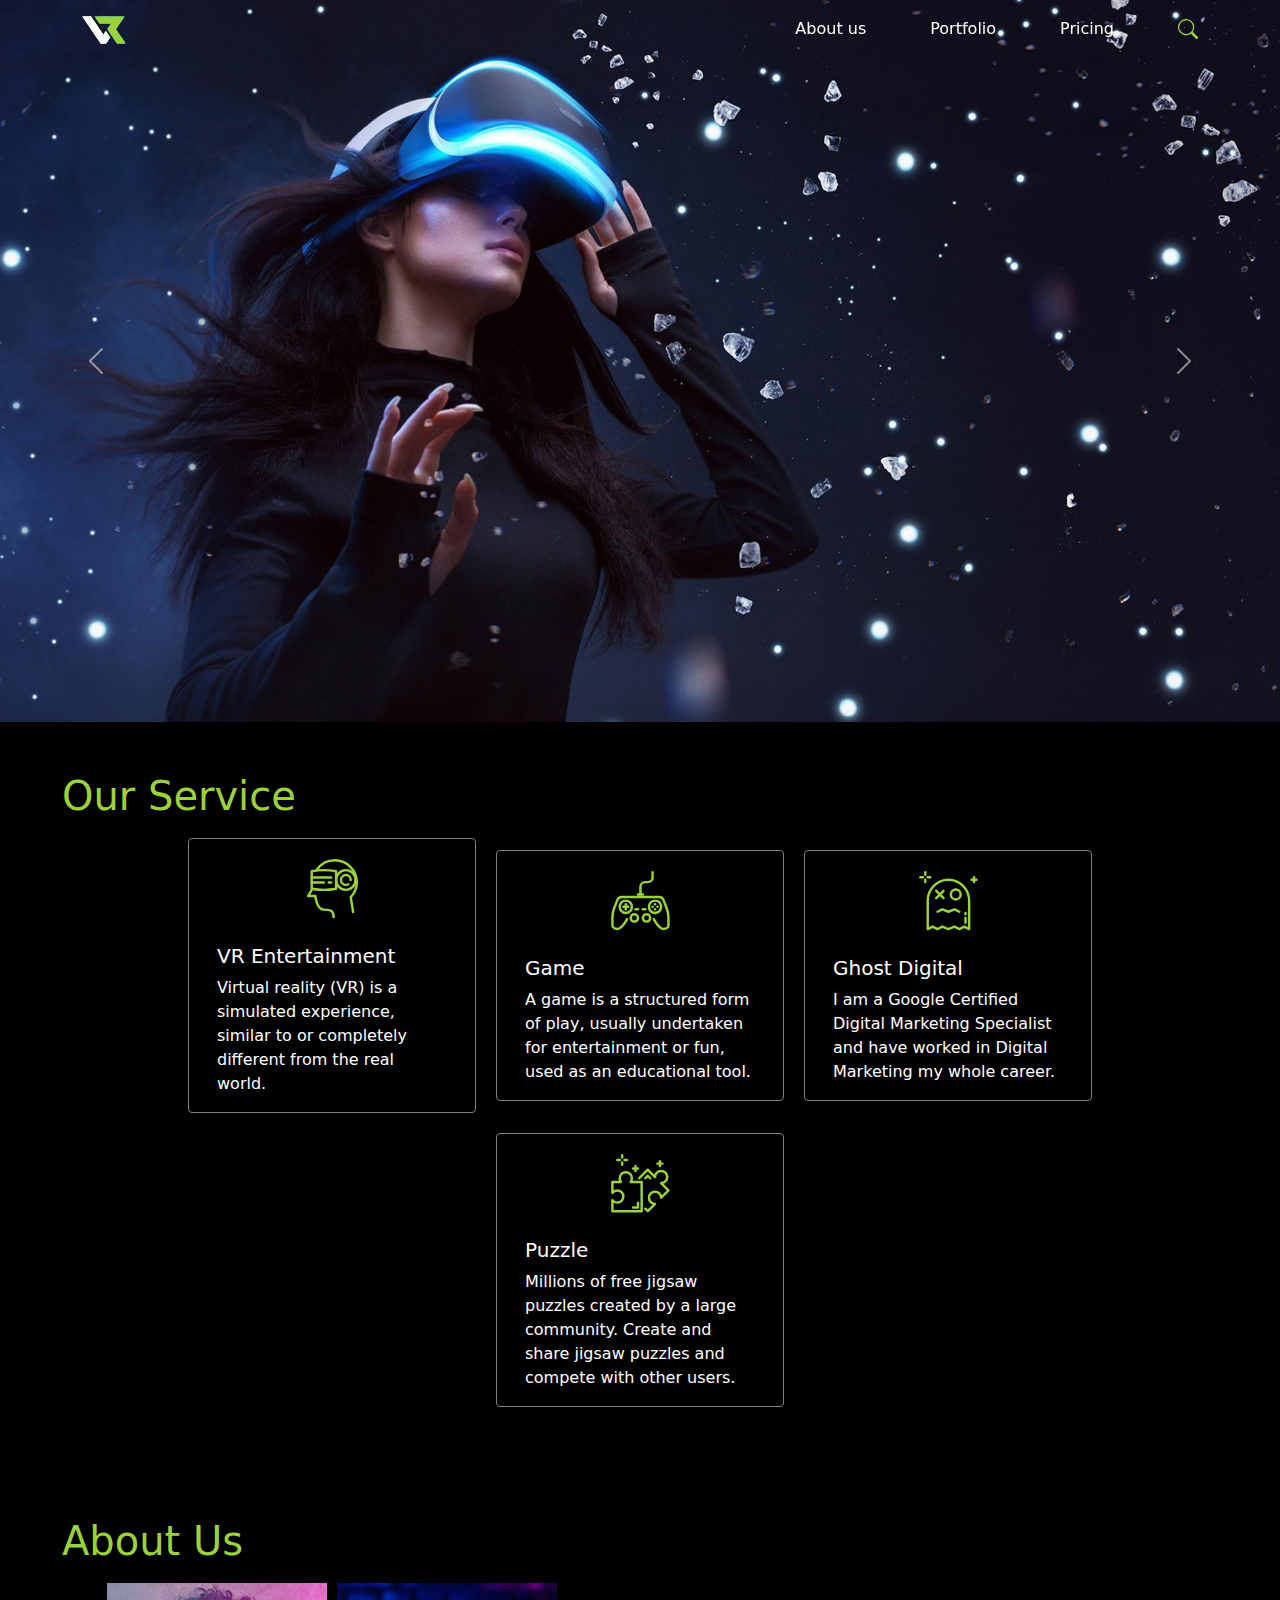
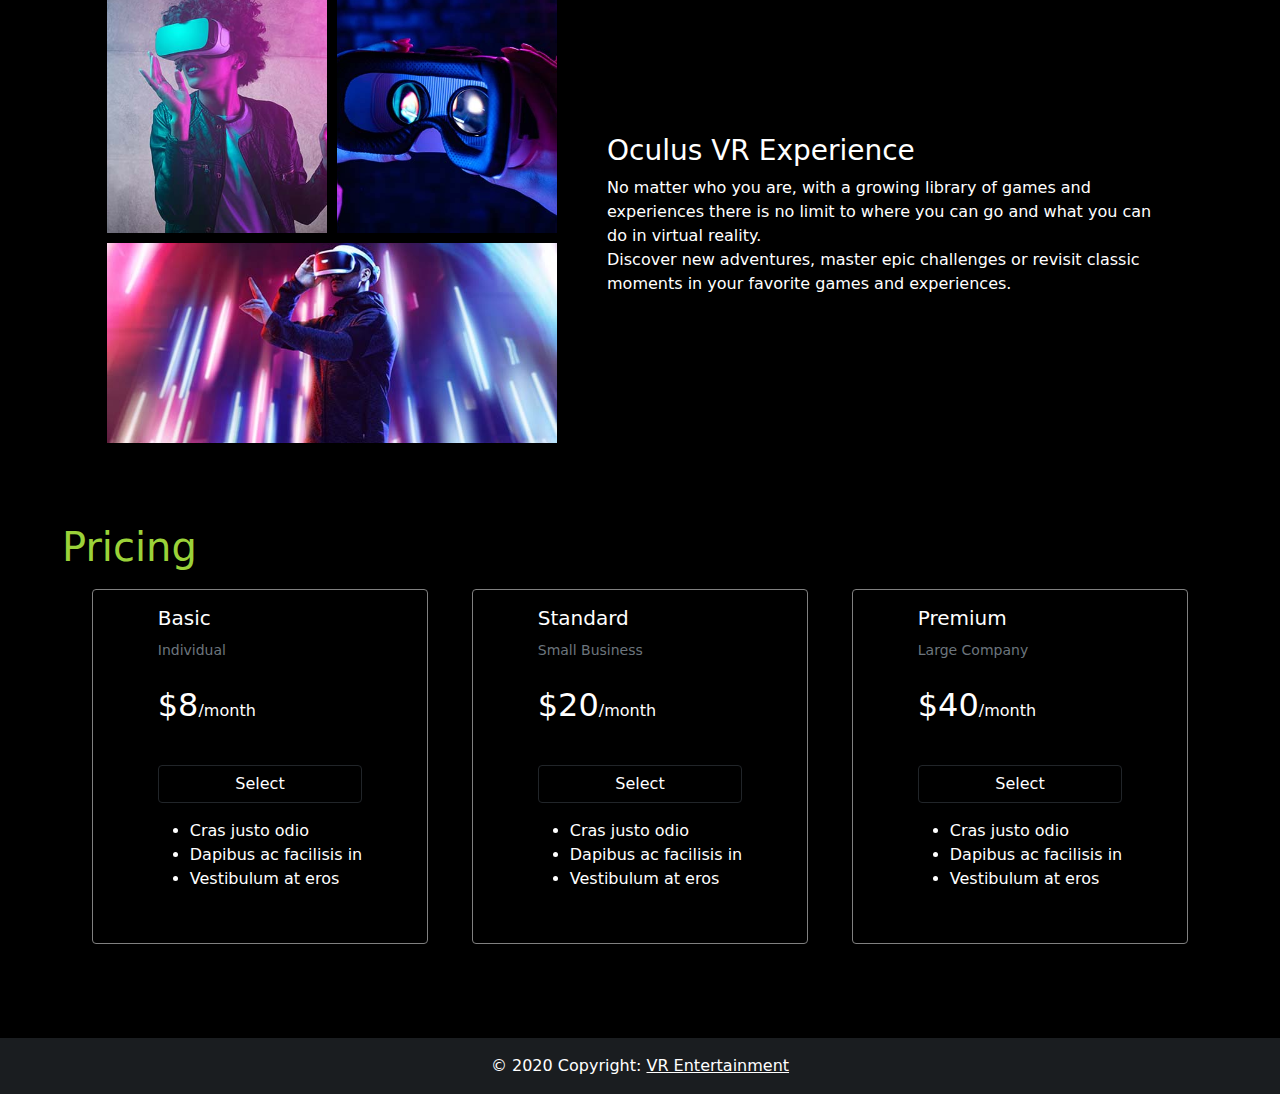
<file: index.html>
<!doctype html>
<html>
<head>
<meta charset="utf-8">
<title>VR Experience Inc.</title>
<link rel="stylesheet" href="style/bootstrap.css">
<link rel="stylesheet" href="style/default.css">
</head>

<body>
<div id="wrapper">
  <header>
    <nav class="navbar navbar-expand-sm fixed-top" id="header">
      <div class="container"> <a class="navbar-brand" href="index.html"><img src="img/logo.png"></a>
        <button class="navbar-toggler" type="button" data-bs-toggle="collapse" data-bs-target="#navbarNav" aria-controls="navbarNav" aria-expanded="false" aria-label="Toggle navigation"> <span class="navbar-toggler-icon"></span> </button>
        <div class="collapse navbar-collapse flex-end" id="navbarNav">
          <ul class="navbar-nav">
            <li class="nav-item"> <a class="nav-link active" aria-current="page" href="#">About us</a> </li>
            <li class="nav-item"> <a class="nav-link" href="portfolio.html">Portfolio</a></li>
            <li class="nav-item"> <a class="nav-link" href="#">Pricing</a></li>
          </ul>
          <div class="search-button"> <a href="#">
            <svg xmlns="http://www.w3.org/2000/svg" width="20" height="20" fill="#9BD239" class="bi bi-search" viewBox="0 0 16 16">
              <path d="M11.742 10.344a6.5 6.5 0 1 0-1.397 1.398h-.001c.03.04.062.078.098.115l3.85 3.85a1 1 0 0 0 1.415-1.414l-3.85-3.85a1.007 1.007 0 0 0-.115-.1zM12 6.5a5.5 5.5 0 1 1-11 0 5.5 5.5 0 0 1 11 0z"/>
            </svg>
            </a> </div>
        </div>
      </div>
    </nav>
  </header>
  <main>
    <section class="slider">
      <div id="carouselExampleControls" class="carousel slide" data-bs-ride="carousel">
        <div class="carousel-inner">
          <div class="carousel-item active"> <img src="img/1.jpg" class="d-block w-100" alt="...">
<!--
            <div class="text-1">
              <h1>Lorem ipsum dolor.</h1>
              <p>Lorem ipsum dolor sit amet, consectetur adipisicing elit. Tempore maxime, molestiae voluptatibus, velit voluptas tenetur qui. Hic earum accusamus sint.</p>
            </div>
-->
          </div>
          <div class="carousel-item"> <img src="img/2.jpg" class="d-block w-100" alt="..."> </div>
          <div class="carousel-item"> <img src="img/3.jpg" class="d-block w-100" alt="..."> </div>
        </div>
        <button class="carousel-control-prev" type="button" data-bs-target="#carouselExampleControls" data-bs-slide="prev"> <span class="carousel-control-prev-icon" aria-hidden="true"></span> <span class="visually-hidden">Previous</span> </button>
        <button class="carousel-control-next" type="button" data-bs-target="#carouselExampleControls" data-bs-slide="next"> <span class="carousel-control-next-icon" aria-hidden="true"></span> <span class="visually-hidden">Next</span> </button>
      </div>
    </section>
    <section class="service container-fluid">
      <div class="service-card row ">
		  <h1>Our Service</h1>
        <div class="card" style="width: 18rem;"> <img src="img/vr.svg" class="card-img-top" alt="...">
          <div class="card-body">
			 <h5>VR Entertainment</h5>
            <p class="card-text">Virtual reality (VR) is a simulated experience, similar to or completely different from the real world.</p>
          </div>
        </div>
      <div class="card" style="width: 18rem;"> <img src="img/controller.svg" class="card-img-top" alt="...">
        <div class="card-body">
			<h5>Game</h5>
          <p class="card-text">A game is a structured form of play, usually undertaken for entertainment or fun, used as an educational tool.</p>
        </div>
      </div>
      <div class="card" style="width: 18rem;"> <img src="img/ghost.svg" class="card-img-top" alt="...">
        <div class="card-body">
			<h5>Ghost Digital</h5>
          <p class="card-text">I am a Google Certified Digital Marketing Specialist and have worked in Digital Marketing my whole career.</p>
        </div>
      </div>
		<div class="card" style="width: 18rem;"> <img src="img/puzzle.svg" class="card-img-top" alt="...">
        <div class="card-body">
			<h5>Puzzle</h5>
          <p class="card-text">Millions of free jigsaw puzzles created by a large community. Create and share jigsaw puzzles and compete with other users.</p>
        </div>
      </div> 
	</div>
    </section>
	<section class="showcase container-fluid">
		<div class="showcase-box row">
			<h1>About Us</h1>
			<div class="showcase-img">
				<div class="vertical-img">
					<div class="vertical-img-1">
						<img src="img/4.jpg">
					</div>
					<div class="vertical-img-2">
						<img src="img/5.jpg">
					</div>
				</div>
				<div class="horizontal-img">
					<img src="img/6.jpg">
				</div>
				
			</div>
			<div class="showcase-text">
				<h3>Oculus VR Experience</h3>
				<p>No matter who you are, with a growing library of games and experiences there is no limit to where you can go and what you can do in virtual reality.<br>Discover new adventures, master epic challenges or revisit classic moments in your favorite games and experiences.
				</p>
			</div>
		</div>
		
	</section>
	  
<section class="pricing container-fluid">
	<h1>Pricing</h1>
    <div class="pricing container">
		
      <div class="row">
		  
        <div class="col-lg-4 col-md-12 mb-4">
          <div class="card card1 h-100">
            <div class="card-body">
             
              <h5 class="card-title">Basic</h5>
              <small class='text-muted'>Individual</small>
              <br><br>
              <span class="h2">$8</span>/month
              <br><br>
              <div class="d-grid my-3">
                <button class="btn btn-outline-dark btn-block">Select</button>
              </div>
              <ul>
                <li>Cras justo odio</li>
                <li>Dapibus ac facilisis in</li>
                <li>Vestibulum at eros</li>
                
              </ul>
            </div>

            
          </div>
        </div>
        <div class="col-lg-4 col-md-12 mb-4">
          <div class="card card2 h-100">
            <div class="card-body">
             
              <h5 class="card-title">Standard</h5>
              <small class='text-muted'>Small Business</small>
              <br><br>
              <span class="h2">$20</span>/month
              <br><br>
              <div class="d-grid my-3">
                <button class="btn btn-outline-dark btn-block">Select</button>
              </div>
              <ul>
                <li>Cras justo odio</li>
                <li>Dapibus ac facilisis in</li>
                <li>Vestibulum at eros</li>
                
              </ul>
            </div>

            
          </div>
        </div>
        <div class="col-lg-4 col-md-12 mb-4">
          <div class="card card3 h-100">
            <div class="card-body">
             
              <h5 class="card-title">Premium</h5>
              <small class='text-muted'>Large Company</small>
              <br><br>
              <span class="h2">$40</span>/month
              <br><br>
              <div class="d-grid my-3">
                <button class="btn btn-outline-dark btn-block">Select</button>
              </div>
              <ul>
                <li>Cras justo odio</li>
                <li>Dapibus ac facilisis in</li>
                <li>Vestibulum at eros</li>
                
              </ul>
            </div>

            
          </div>
        </div>
      </div>    
 	  
	  
	</div>	  
</section>
<footer class="bg-dark text-center text-white">

  <div class="text-center p-3" style="background-color: rgba(0, 0, 0, 0.2);">
    © 2020 Copyright:
    <a class="text-white" href="bai-2.html">VR Entertainment</a>
  </div>
 

</footer>

	  
	  
	 
  </main>
</div>
<script src="style/bootstrap.js"></script> 
<script>
window.onscroll = function() {scrollFunction()};

function scrollFunction() {
  if (document.body.scrollTop > 50 || document.documentElement.scrollTop > 50) {
    document.getElementById("header").style.background = "black";
  } else {
    document.getElementById("header").style.background = "none";
  }
}
</script>
</body>
</html>
</file>
<file: style/default.css>
@charset "utf-8";
/* CSS Document */


.box{
	height: 100px;
}

.flex-end{
	justify-content: flex-end;
}

.slider{
	overflow: hidden;
	background-color: black;
}

.nav-link{
    display: block;
    padding: 0.5rem 2rem !important;
	color: white;
}
.search-button{
	padding-left: 2rem;
}

.carousel-item{
	position: relative;
}

.text-1{
	position: absolute;
	
	z-index: 20;
	background-color: red;
	width: 30%;
	top: 50%;
	right: 50%;
}

.text-1 h1{
	font-size: 1.5vw;
}

#header{
	transition: all 0.5s;
}

.service{
	background-color: black;
	
}
.service-card{
	display: flex;
	justify-content: center;
	align-items: center;
	padding: 50px;
	box-sizing: border-box;
	
}

.service-card h1{
	color: #9BD239;
}
.card{
	background-color: black;
	border: 1px solid gray;
	margin: 10px 10px;
	color: white;
}

.showcase-box{
	display: flex;
	padding: 50px;
	align-items: center;
}

.showcase h1{
	color: #9BD239;
}
.showcase-img{
	height: 500px;
	width: 500px;
	padding-top: 10px;
	
/*	background-color: red;*/
}

.showcase-text{
	width: 50%;
	color: white;
	
	
}

.vertical-img{
/*	background-color: blue;*/
	display: flex;
}

.vertical-img-1{
	background-color: pink;
	width: 220px;
	height: 250px;
	margin-right: 10px;
}
.vertical-img-2{
	background-color: brown;
	width: 220px;
	height: 250px;
}
.horizontal-img{
	width: 450px;
	height: 200px;
	background-color: green;
	margin-top: 10px;
}

.showcase-img img{
	width: 100%;
	height: 100%;
	object-fit:cover;
	
}

.card img{
	width: 30%;
	padding-top: 10px;
	
}

.card{
	display: flex;
	align-items: center;
	
}
.showcase{
	background-color: black;
}
.showcase-box{
	display: flex;
	justify-content: center;
}

.fillout-form{
	position: relative;
}

form{
	background-color: black;
}

.form-control{
	background-color: black;
	color: a6b4c1 !important;
}

label{
	color: white !important;
}

.btn-primary{
	background-color: #9BD239;
	border-color: #9BD239;
}



.portfolio-img{
	background-color: black;
	
}

.pricing{
	background-color: black !important;
	padding-bottom: 40px;
}

.pricing .btn-outline-dark{
	color: white;
}

.pricing button:hover{
	background-color: #9BD239 !important;
}


.pricing h1{
	padding-left: 50px;
	color: #9BD239;
}
</file>
